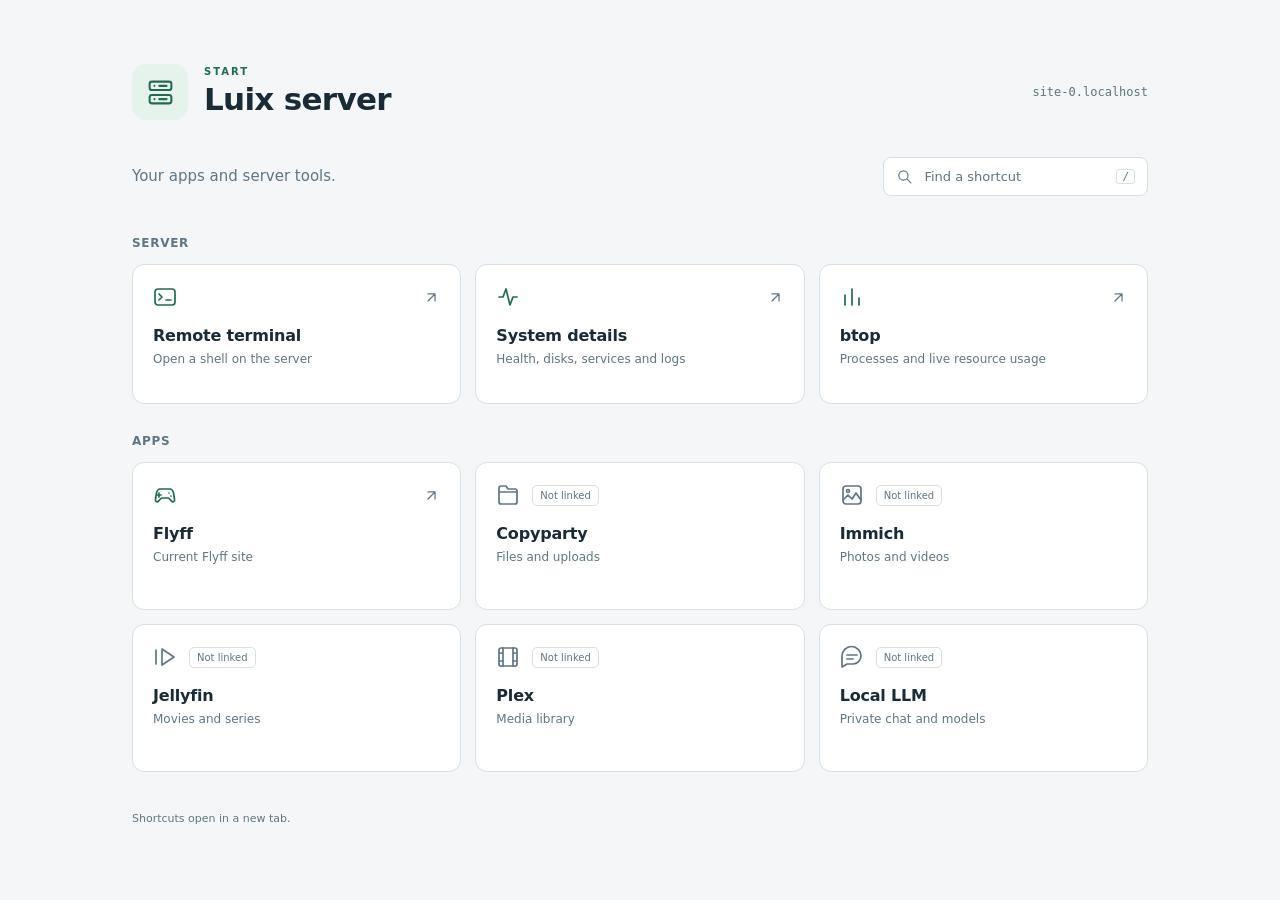
<file: hosts/nixos-server/launcher/index.html>
<!doctype html>
<html lang="en">
<head>
  <meta charset="utf-8">
  <meta name="viewport" content="width=device-width, initial-scale=1">
  <meta name="color-scheme" content="dark light">
  <title>Luix server · Start</title>
  <link rel="stylesheet" href="launcher.css">
  <script src="launcher.js" defer></script>
</head>
<body>
  <svg class="icon-definitions" xmlns="http://www.w3.org/2000/svg" aria-hidden="true">
    <symbol id="icon-server" viewBox="0 0 24 24"><rect x="3" y="3" width="18" height="7" rx="2"/><rect x="3" y="14" width="18" height="7" rx="2"/><path d="M7 6.5h.01M7 17.5h.01M11 6.5h6M11 17.5h6"/></symbol>
    <symbol id="icon-terminal" viewBox="0 0 24 24"><rect x="2" y="4" width="20" height="16" rx="3"/><path d="m6 9 3 3-3 3m7 0h5"/></symbol>
    <symbol id="icon-activity" viewBox="0 0 24 24"><path d="M3 12h4l3-8 4 16 3-8h4"/></symbol>
    <symbol id="icon-bars" viewBox="0 0 24 24"><path d="M5 20V10m7 10V4m7 16v-7"/></symbol>
    <symbol id="icon-game" viewBox="0 0 24 24"><path d="M7 6h10c2 0 3 2 3.5 4l1 6c.5 3-2 4-4 1l-2-2h-7l-2 2c-2 3-4.5 2-4-1l1-6C4 8 5 6 7 6Z"/><path d="M6 10v4m-2-2h4m8-2h.01m2 3h.01"/></symbol>
    <symbol id="icon-folder" viewBox="0 0 24 24"><path d="M3 7V5a2 2 0 0 1 2-2h5l2 3h7a2 2 0 0 1 2 2v11a2 2 0 0 1-2 2H5a2 2 0 0 1-2-2V7Z"/><path d="M3 9h18"/></symbol>
    <symbol id="icon-photo" viewBox="0 0 24 24"><rect x="3" y="3" width="18" height="18" rx="3"/><circle cx="8" cy="8" r="1.5"/><path d="m3 17 5-5 4 4 4-6 5 7"/></symbol>
    <symbol id="icon-play" viewBox="0 0 24 24"><path d="M9 4 21 12 9 20Z"/><path d="M3 5v14"/></symbol>
    <symbol id="icon-film" viewBox="0 0 24 24"><rect x="3" y="3" width="18" height="18" rx="2"/><path d="M7 3v18M17 3v18M3 8h4m10 0h4M3 16h4m10 0h4"/></symbol>
    <symbol id="icon-chat" viewBox="0 0 24 24"><path d="M21 11a8 8 0 0 1-8 8H7l-5 3V11a9 9 0 0 1 19 0Z"/><path d="M7 10h10m-10 4h6"/></symbol>
    <symbol id="icon-arrow" viewBox="0 0 24 24"><path d="M7 17 17 7M7 7h10v10"/></symbol>
    <symbol id="icon-search" viewBox="0 0 24 24"><circle cx="10.5" cy="10.5" r="6.5"/><path d="m16 16 5 5"/></symbol>
  </svg>
  <main>
    <header class="page-header">
      <div class="identity"><span class="brand-icon"><svg><use href="#icon-server"/></svg></span><div><p class="eyebrow">START</p><h1>Luix server</h1></div></div>
      <span id="host" class="host"></span>
    </header>
    <div class="intro"><p>Your apps and server tools.</p><label class="search"><svg aria-hidden="true"><use href="#icon-search"/></svg><input id="search" type="search" placeholder="Find a shortcut" aria-label="Find a shortcut" autocomplete="off"><kbd>/</kbd></label></div>
    <p id="error" role="alert" hidden></p>
    <section id="server-section" aria-labelledby="server-title"><h2 id="server-title">Server</h2><div id="server-links" class="grid server-grid"></div></section>
    <section id="apps-section" aria-labelledby="apps-title"><h2 id="apps-title">Apps</h2><div id="app-links" class="grid"></div></section>
    <p id="empty" hidden>No matching shortcuts.</p>
    <footer>Shortcuts open in a new tab.</footer>
    <noscript>Enable JavaScript to display the shortcuts.</noscript>
  </main>
  <dialog id="unlinked" aria-labelledby="unlinked-title"><p class="eyebrow">NOT LINKED</p><h2 id="unlinked-title"></h2><p>This shortcut will open the app once its address is configured.</p><button id="close-dialog" type="button">Close</button></dialog>
</body>
</html>
</file>
<file: hosts/nixos-server/launcher/launcher.css>
:root { color-scheme:dark light; font-family:system-ui,sans-serif; --bg:#11171c; --surface:#1b242c; --border:#34434f; --text:#edf2f6; --muted:#9cabb9; --accent:#8ed6bd; --soft:#253d35; }
* { box-sizing:border-box; }
body { margin:0; background:var(--bg); color:var(--text); }
main { max-width:1080px; margin:auto; padding:64px 32px 32px; }
.icon-definitions { position:absolute; width:0; height:0; overflow:hidden; }
svg { width:24px; height:24px; fill:none; stroke:currentColor; stroke-width:1.7; stroke-linecap:round; stroke-linejoin:round; }
.page-header,.identity,.intro,.search { display:flex; align-items:center; }
.page-header,.intro { justify-content:space-between; gap:24px; }
.identity { gap:16px; }
.brand-icon { display:grid; place-items:center; width:56px; height:56px; background:var(--soft); color:var(--accent); border-radius:14px; }
.brand-icon svg { width:29px; height:29px; }
.eyebrow { color:var(--accent); font-size:10px; letter-spacing:2px; font-weight:600; margin:0 0 4px; }
h1 { margin:0; font-size:31px; line-height:1.2; letter-spacing:-.7px; font-weight:600; }
.host { color:var(--muted); font-size:12px; font-family:ui-monospace,monospace; }
.intro { margin:32px 0 36px; }
.intro > p { color:var(--muted); font-size:15px; }
.search { gap:9px; padding:10px 12px; border:1px solid var(--border); border-radius:8px; background:var(--surface); }
.search svg { width:17px; height:17px; color:var(--muted); flex-shrink:0; }
.search input { min-width:0; width:185px; border:0; outline:0; background:transparent; color:var(--text); font:inherit; font-size:13px; }
.search:focus-within { border-color:var(--accent); box-shadow:0 0 0 2px var(--soft); }
.search input::placeholder { color:var(--muted); }
kbd { color:var(--muted); border:1px solid var(--border); border-radius:3px; padding:0 5px; font-size:11px; }
section { margin-bottom:30px; }
h2 { font-size:12px; font-weight:600; letter-spacing:.7px; color:var(--muted); margin:0 0 14px; text-transform:uppercase; }
.grid { display:grid; grid-template-columns:repeat(3,minmax(0,1fr)); gap:14px; }
.tile { text-align:left; width:100%; min-height:148px; display:flex; flex-direction:column; gap:17px; padding:20px; border:1px solid var(--border); border-radius:12px; background:var(--surface); color:var(--text); text-decoration:none; font:inherit; cursor:pointer; transition:background .12s,border-color .12s,transform .12s; }
.tile:hover { border-color:var(--accent); transform:translateY(-2px); }
.tile:focus-visible,button:focus-visible,summary:focus-visible { outline:3px solid var(--accent); outline-offset:4px; }
.tile-top { display:flex; align-items:center; justify-content:space-between; gap:12px; }
.tile-icon { color:var(--accent); }
.tile-copy { display:flex; flex-direction:column; gap:6px; }
.tile-title { font-size:16px; font-weight:600; letter-spacing:-.2px; }
.tile-description { font-size:12px; line-height:1.4; color:var(--muted); }
.tile-arrow { width:17px; height:17px; color:var(--muted); }
.unlinked .tile-icon { color:var(--muted); }
.tag { color:var(--muted); font-size:10px; padding:4px 7px; border:1px solid var(--border); border-radius:5px; }
.server-grid .tile { min-height:140px; }
#empty,#error { margin:32px 0; color:var(--muted); }
footer { margin-top:40px; color:var(--muted); font-size:11px; }
[hidden] { display:none!important; }
dialog { width:min(420px,calc(100% - 32px)); padding:28px; border:1px solid var(--border); border-radius:14px; background:var(--surface); color:var(--text); }
dialog::backdrop { background:#0009; }
dialog h2 { text-transform:none; color:var(--text); font-size:23px; letter-spacing:-.4px; margin:12px 0; }
dialog > p:not(.eyebrow) { color:var(--muted); font-size:14px; line-height:1.6; }
dialog button { padding:9px 16px; background:var(--soft); color:var(--accent); border:1px solid var(--border); border-radius:6px; font:inherit; font-size:13px; cursor:pointer; }
@media(prefers-color-scheme:light) { :root { --bg:#f4f6f8; --surface:#fff; --border:#d8e0e6; --text:#1b2b35; --muted:#617582; --accent:#216b55; --soft:#e6f2ec; } }
@media(prefers-reduced-motion:reduce) { .tile { transition:none; } .tile:hover { transform:none; } }
@media(max-width:760px) { main { padding:32px 24px; } .grid { grid-template-columns:repeat(2,minmax(0,1fr)); } .intro { align-items:flex-start; flex-direction:column; gap:8px; } .search { width:100%; } .search input { width:100%; } }
@media(max-width:460px) { main { padding:26px 18px; } .host { display:none; } h1 { font-size:27px; } .tile { padding:16px; min-height:145px; } .tile-title { font-size:15px; } .tile-description { font-size:11px; } .grid { gap:10px; } }
</file>
